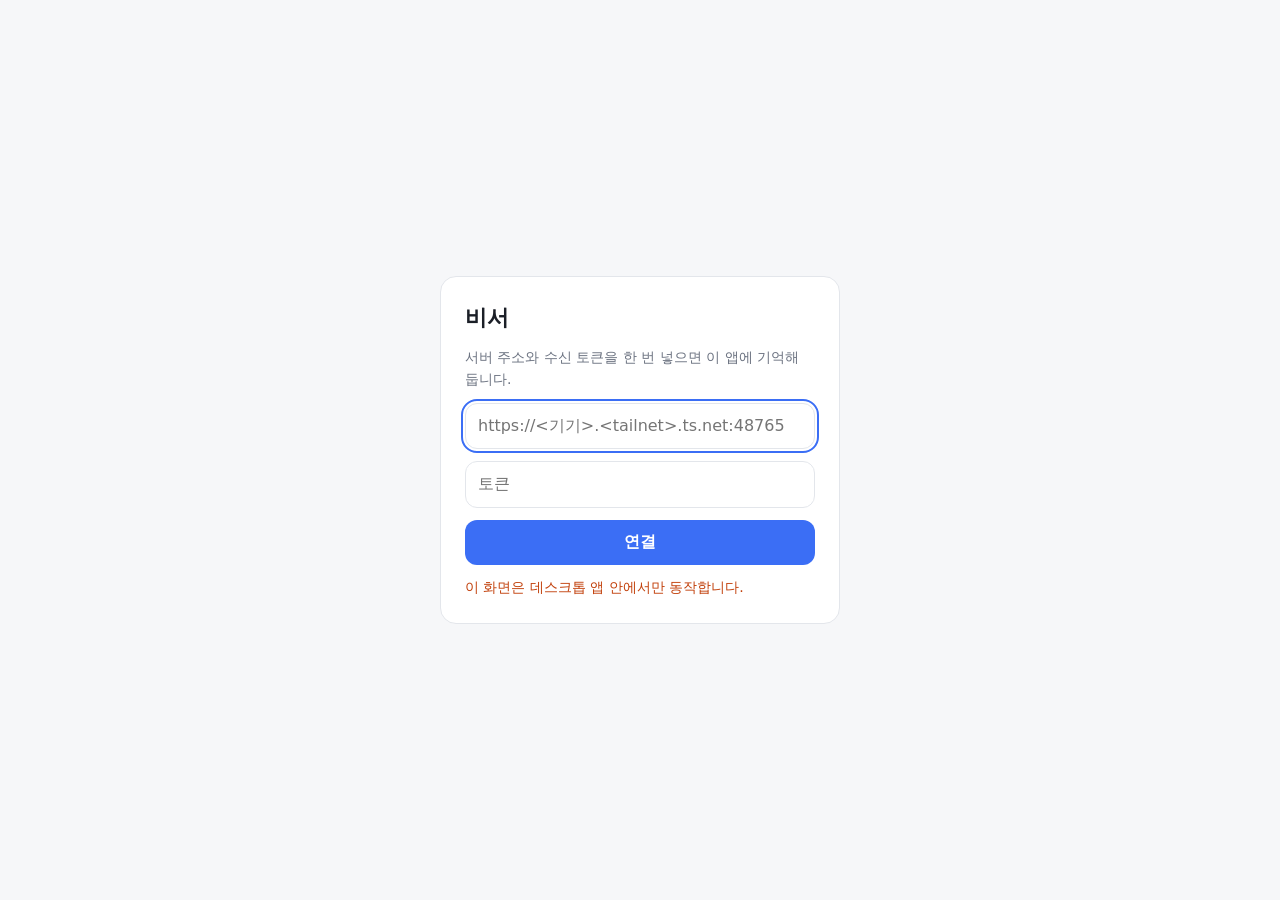
<file: desktop/shell/ui/index.html>
<!doctype html>
<html lang="ko">
<head>
<meta charset="utf-8">
<meta name="viewport" content="width=device-width, initial-scale=1, viewport-fit=cover">
<meta name="color-scheme" content="light dark">
<title>비서</title>
<link rel="icon" href="favicon.svg" type="image/svg+xml">
<link rel="stylesheet" href="app.css">
</head>
<body>
<div id="choose" hidden>
  <div class="choose">
    <h1>서랍을 어디에 둘까요</h1>
    <p>기록과 메일·일정 노트, 색인을 모두 한 곳에 둡니다. 나중에 바꿀 수 있지만 데이터는 옮겨지지 않습니다.</p>
    <button type="button" id="chooseHost">이 PC에 두기<span>이 앱이 서버가 됩니다. 폰과 다른 PC는 Tailscale이나 같은 와이파이로 이 PC에 보냅니다.</span></button>
    <button type="button" id="chooseConnect" class="secondary">다른 곳의 서랍에 연결<span>이미 돌고 있는 서버의 주소와 토큰을 넣습니다.</span></button>
    <p id="chooseError" class="error"></p>
  </div>
</div>

<div id="setup" hidden>
  <form id="setupForm">
    <h1>비서</h1>
    <p>서버 주소와 수신 토큰을 한 번 넣으면 이 앱에 기억해 둡니다.</p>
    <input id="urlInput" type="text" autocomplete="off" placeholder="https://<기기>.<tailnet>.ts.net:48765" required>
    <input id="tokenInput" type="password" autocomplete="off" placeholder="토큰" required>
    <button type="submit">연결</button>
    <p id="setupError" class="error"></p>
  </form>
</div>

<div id="app" hidden>
  <header>
    <div class="title"><span id="dayLabel"></span></div>
    <nav>
      <button class="icon" id="btnTodos" title="할 일" aria-label="할 일"><span class="badge" id="todoBadge" hidden></span><svg viewBox="0 0 24 24"><path d="m3 17 2 2 4-4"/><path d="m3 7 2 2 4-4"/><path d="M13 6h8"/><path d="M13 12h8"/><path d="M13 18h8"/></svg></button>
      <button class="icon" id="btnDrawer" title="서랍" aria-label="서랍"><span class="badge dot" id="updateDot" hidden></span><svg viewBox="0 0 24 24"><rect width="20" height="5" x="2" y="3" rx="1"/><path d="M4 8v11a2 2 0 0 0 2 2h12a2 2 0 0 0 2-2V8"/><path d="M10 12h4"/></svg></button>
    </nav>
  </header>

  <main>
    <section id="chat" class="pane">
      <div id="thread" aria-live="polite"></div>
      <form id="composer">
        <div id="wrongChip" hidden><span id="wrongText"></span><button type="button" class="icon small" id="wrongClear" aria-label="취소"><svg viewBox="0 0 24 24"><path d="M18 6 6 18"/><path d="m6 6 12 12"/></svg></button></div>
        <div class="pill">
          <textarea id="input" rows="1" placeholder="오늘 하루에 대해 말해 주세요"></textarea>
          <button class="mic" id="mic" type="button" aria-label="말하기" title="말하기"><svg viewBox="0 0 24 24"><path d="M12 19v3"/><path d="M19 10v2a7 7 0 0 1-14 0v-2"/><rect x="9" y="2" width="6" height="13" rx="3"/></svg></button>
          <button class="send" id="send" type="submit" aria-label="보내기"><svg viewBox="0 0 24 24"><path d="m5 12 7-7 7 7"/><path d="M12 19V5"/></svg></button>
        </div>
      </form>
    </section>

    <aside id="todos" class="pane">
      <h2>할 일</h2>
      <div id="proposedBox" hidden><h3>기록에서 찾은 할 일</h3><p class="muted">맞으면 받아 주세요. 아닌 건 지우면 다시 올리지 않아요.</p><ul id="todoProposed"></ul></div>
      <ul id="todoOpen"></ul>
      <form id="todoAdd"><input id="todoText" placeholder="할 일 추가" maxlength="200"><button type="submit" class="icon" aria-label="추가"><svg viewBox="0 0 24 24"><path d="M12 5v14"/><path d="M5 12h14"/></svg></button></form>
      <details id="doneBox"><summary>최근 끝낸 것</summary><ul id="todoDone"></ul></details>
      <p id="extracting" class="muted" hidden>기록에서 할 일을 찾고 있어요…</p>
    </aside>
  </main>

  <section id="drawer" class="overlay" hidden>
    <div class="sheet">
      <div class="sheetHead"><h2>서랍</h2><button class="icon" id="drawerClose" aria-label="닫기"><svg viewBox="0 0 24 24"><path d="M18 6 6 18"/><path d="m6 6 12 12"/></svg></button></div>
      <div id="updateBox" class="update" hidden><span id="updateText"></span><button type="button" id="updateInstall">설치</button></div>
      <h3>일기에 쓸 메신저</h3>
      <p class="muted">체크한 상대의 알림만 하루 정리에 쓰입니다. 기본은 전부 제외입니다.</p>
      <div id="senders"></div>
      <div class="row"><button id="saveSenders">저장</button><span id="senderMsg" class="muted"></span></div>
      <h3>관계 보기</h3>
      <p class="muted">사서가 기록에서 뽑은 사람·조직·건의 관계를 보고 고칩니다.</p>
      <button id="toGraph" class="ghost">관계 보기</button>
      <h3>일정</h3>
      <p class="muted">서랍에 들어온 일정에 비서가 아는 것(답하지 않은 요청, 지난 기록)을 얹어 봅니다.</p>
      <button id="toSchedule" class="ghost">일정 보기</button>
      <h3>설정</h3>
      <button id="toSettings" class="ghost">서버·감시 폴더 설정</button>
    </div>
  </section>
</div>
<script src="assistant.js"></script>
</body>
</html>
</file>
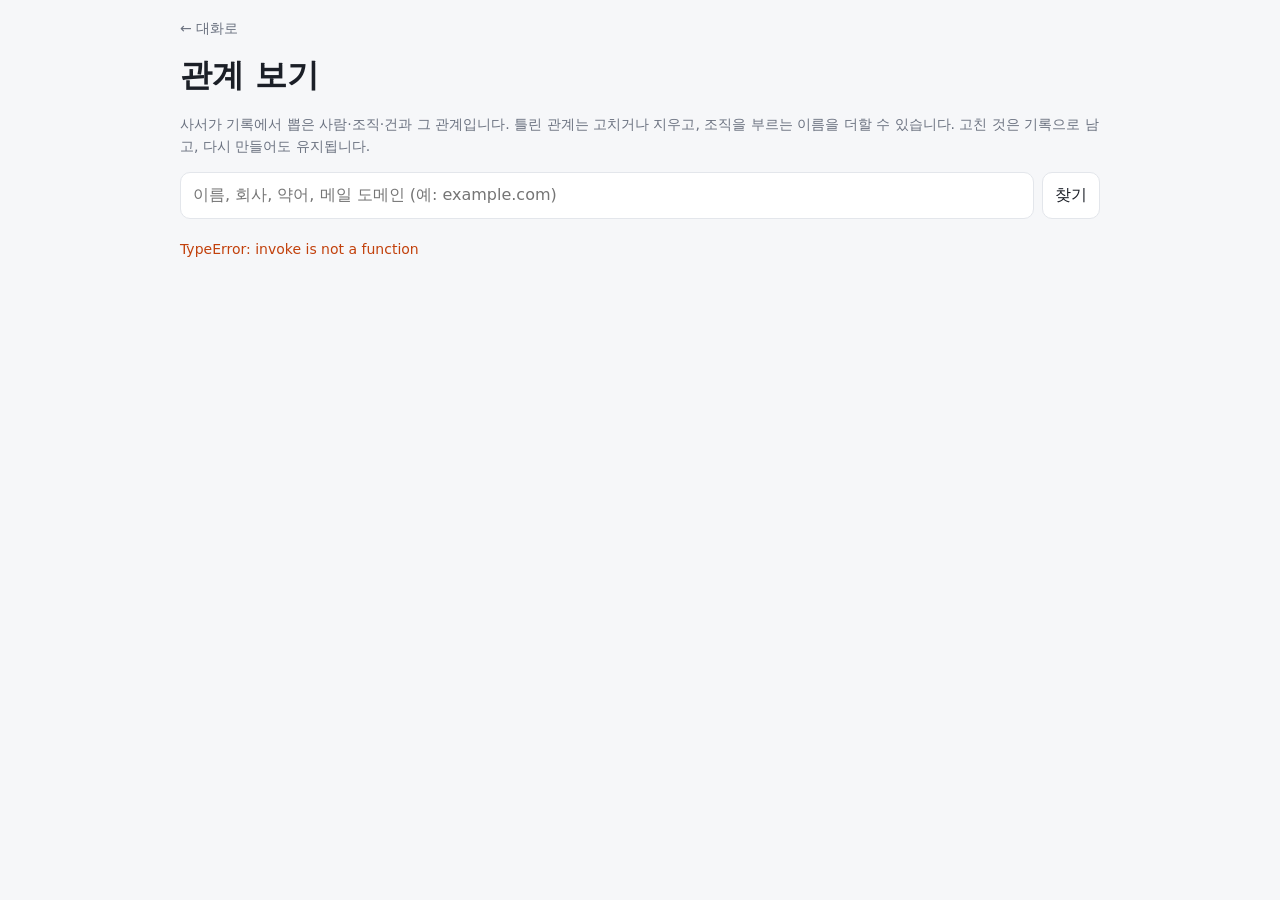
<file: desktop/shell/ui/graph.html>
<!doctype html>
<html lang="ko">
<head>
<meta charset="utf-8">
<meta name="viewport" content="width=device-width, initial-scale=1">
<meta name="color-scheme" content="light dark">
<title>관계 보기</title>
<link rel="icon" href="favicon.svg" type="image/svg+xml">
<link rel="stylesheet" href="app.css">
<style>
  body { overflow: auto; }
  .gwrap { max-width: 960px; margin: 0 auto; padding: 16px 20px 40px; }
  .gwrap a.back { color: var(--muted); text-decoration: none; font-size: 14px; }
  .gsearch { display: flex; gap: 8px; margin: 12px 0; }
  .gsearch input { flex: 1; padding: 10px 12px; border: 1px solid var(--line); border-radius: 10px; background: var(--card); color: var(--text); }
  .gsearch button, .gbtn { padding: 8px 12px; border-radius: 10px; border: 1px solid var(--line); background: var(--card); color: var(--text); cursor: pointer; }
  .gbtn.primary { background: var(--accent); color: var(--accent-text); border-color: transparent; }
  .gbtn.small { padding: 3px 8px; font-size: 12px; }
  .glist { list-style: none; padding: 0; margin: 0; display: grid; gap: 4px; }
  .glist button { width: 100%; text-align: left; padding: 8px 10px; border-radius: 10px; border: 1px solid var(--line); background: var(--card); color: var(--text); cursor: pointer; }
  .gkind { font-size: 12px; color: var(--muted); margin-left: 6px; }
  .gnode { background: var(--card); border: 1px solid var(--line); border-radius: 14px; padding: 14px 16px; margin-top: 14px; }
  .gnode h2 { margin: 0 0 4px; font-size: 18px; }
  .gnames { font-size: 14px; color: var(--muted); }
  .grow { display: flex; gap: 8px; align-items: center; flex-wrap: wrap; margin-top: 8px; }
  .grow input { padding: 6px 10px; border: 1px solid var(--line); border-radius: 8px; background: var(--bg); color: var(--text); }
  table.gedges { width: 100%; border-collapse: collapse; margin-top: 12px; font-size: 14px; }
  table.gedges th { text-align: left; font-weight: 600; color: var(--muted); font-size: 12px; padding: 6px 4px; border-bottom: 1px solid var(--line); }
  table.gedges td { padding: 6px 4px; border-bottom: 1px solid var(--line); vertical-align: top; }
  table.gedges a { color: var(--accent); cursor: pointer; text-decoration: none; }
  .gev { font-size: 12px; color: var(--muted); }
  .gmsg { min-height: 1.2em; margin-top: 8px; font-size: 14px; }
</style>
</head>
<body>
<div class="gwrap">
  <a class="back" href="index.html">← 대화로</a>
  <h1 style="margin:10px 0 0;">관계 보기</h1>
  <p class="muted">사서가 기록에서 뽑은 사람·조직·건과 그 관계입니다. 틀린 관계는 고치거나 지우고, 조직을 부르는 이름을 더할 수 있습니다. 고친 것은 기록으로 남고, 다시 만들어도 유지됩니다.</p>
  <form class="gsearch" id="gform"><input id="gq" placeholder="이름, 회사, 약어, 메일 도메인 (예: example.com)" autocomplete="off"><button type="submit">찾기</button></form>
  <ul class="glist" id="gfound"></ul>
  <div id="gview"></div>
  <p class="gmsg" id="gmsg"></p>
</div>
<script src="graph.js"></script>
</body>
</html>
</file>
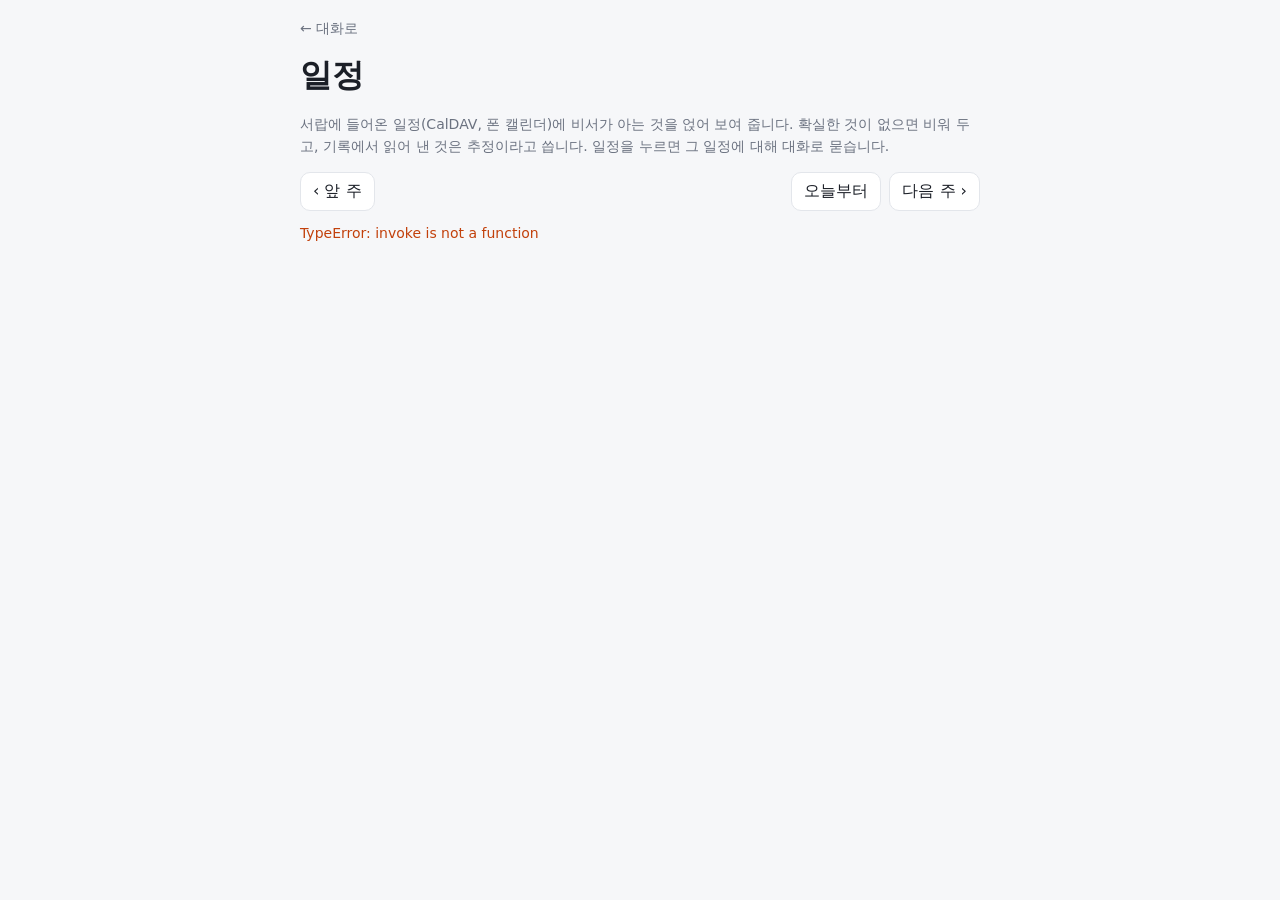
<file: desktop/shell/ui/schedule.html>
<!doctype html>
<html lang="ko">
<head>
<meta charset="utf-8">
<meta name="viewport" content="width=device-width, initial-scale=1">
<meta name="color-scheme" content="light dark">
<title>일정</title>
<link rel="icon" href="favicon.svg" type="image/svg+xml">
<link rel="stylesheet" href="app.css">
<style>
  body { overflow: auto; }
  .swrap { max-width: 720px; margin: 0 auto; padding: 16px 20px 40px; }
  .swrap a.back { color: var(--muted); text-decoration: none; font-size: 14px; }
  .snav { display: flex; gap: 8px; align-items: center; margin: 12px 0; }
  .snav button { padding: 6px 12px; border-radius: 10px; border: 1px solid var(--line); background: var(--card); color: var(--text); cursor: pointer; }
  .snav .span { flex: 1; text-align: center; color: var(--muted); font-size: 14px; }
  .sday { margin: 18px 0 6px; font-size: 13px; color: var(--muted); }
  .snone { font-size: 13px; color: var(--muted); opacity: .7; }
  .sevent { display: block; width: 100%; text-align: left; margin: 6px 0; padding: 12px 14px; border-radius: 14px; border: 1px solid var(--line); background: var(--card); color: var(--text); cursor: pointer; font: inherit; }
  .sevent:hover { border-color: var(--accent); }
  .stitle { font-size: 15px; }
  .smeta { font-size: 12px; color: var(--muted); margin-top: 2px; }
  .snote { font-size: 13px; margin-top: 4px; }
  .snote.request { color: var(--warn); }
  .snote.guess { color: var(--muted); }
  .smsg { min-height: 1.2em; margin-top: 8px; font-size: 14px; }
</style>
</head>
<body>
<div class="swrap">
  <a class="back" href="index.html">← 대화로</a>
  <h1 style="margin:10px 0 0;">일정</h1>
  <p class="muted">서랍에 들어온 일정(CalDAV, 폰 캘린더)에 비서가 아는 것을 얹어 보여 줍니다. 확실한 것이 없으면 비워 두고, 기록에서 읽어 낸 것은 추정이라고 씁니다. 일정을 누르면 그 일정에 대해 대화로 묻습니다.</p>
  <div class="snav">
    <button type="button" id="prev">‹ 앞 주</button>
    <span class="span" id="span"></span>
    <button type="button" id="today">오늘부터</button>
    <button type="button" id="next">다음 주 ›</button>
  </div>
  <p class="smsg" id="smsg"></p>
  <div id="days"></div>
</div>
<script src="schedule.js"></script>
</body>
</html>
</file>
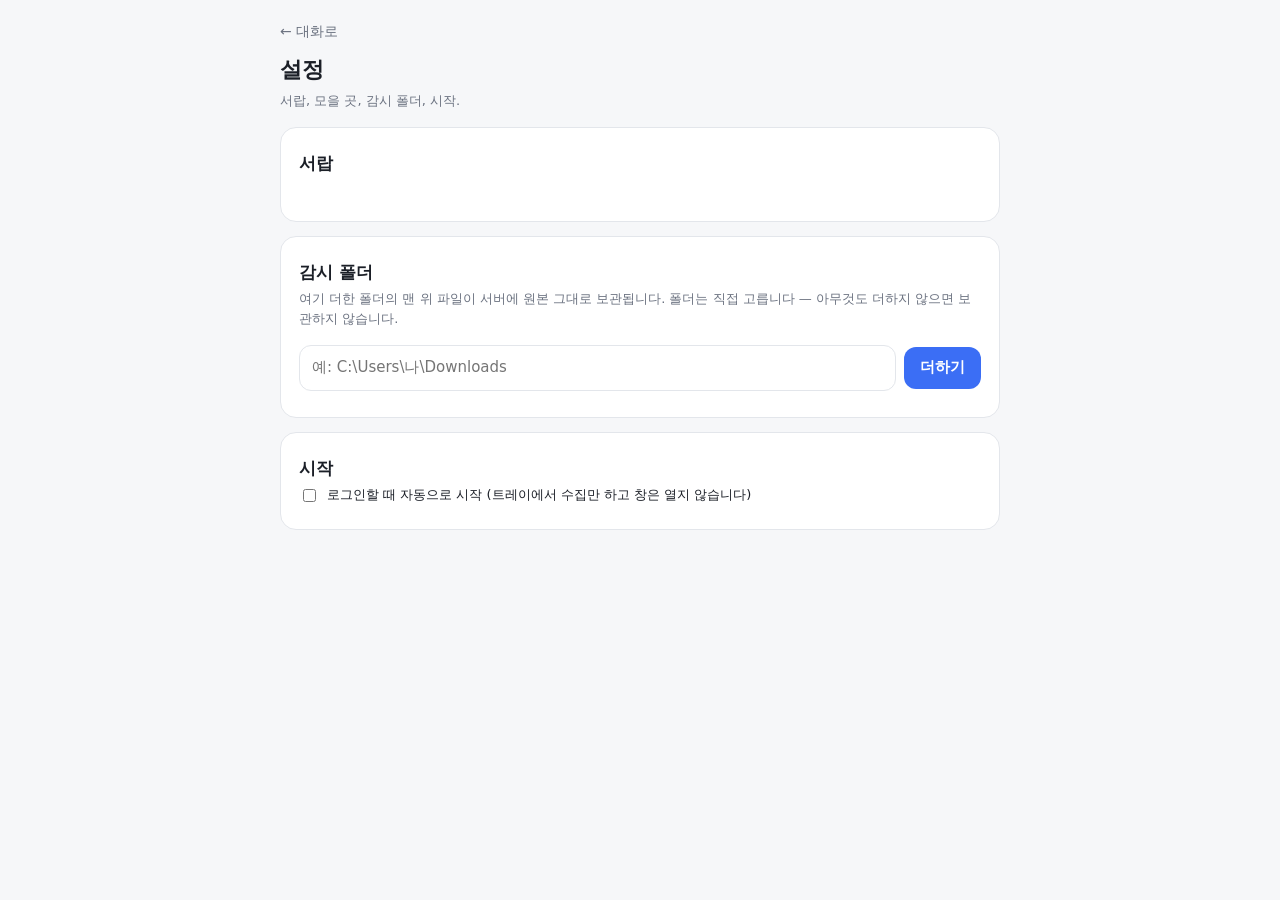
<file: desktop/shell/ui/settings.html>
<!doctype html>
<html lang="ko">
<head>
  <meta charset="utf-8" />
  <meta name="viewport" content="width=device-width, initial-scale=1" />
  <title>설정 — LoreLog</title>
  <link rel="icon" href="favicon.svg" type="image/svg+xml" />
  <link rel="stylesheet" href="app.css" />
</head>
<body class="form">
  <a class="back" href="index.html">← 대화로</a>
  <h1 style="margin-top:10px;">설정</h1>
  <p class="sub">서랍, 모을 곳, 감시 폴더, 시작.</p>
  <p id="welcomeBox" class="note" hidden><a class="back" href="welcome.html">처음 설정 안내 다시 열기</a> — 모델, 메일·일정, 폰 연결 코드, 첫 동기화를 단계로 봅니다.</p>

  <section class="card">
  <h2>서랍</h2>
  <div id="hostBox" hidden>
    <p class="sub">이 PC에 있습니다. 이 앱이 서버를 돌립니다.</p>
    <label>다른 기기(폰·다른 PC)에 넣을 주소</label>
    <div class="row"><select id="devAddr"></select><button id="copyAddr" class="secondary">복사</button></div>
    <p id="devAddrNote" class="note"></p>
    <p id="lanNote" class="warn" hidden></p>
    <label class="check plain"><input id="sameWifi" type="checkbox" /> 같은 와이파이에서도 받기</label>
    <p id="sameWifiNote" class="note"></p>
    <label>토큰</label>
    <div class="row"><input id="devToken" type="password" readonly /><button id="showToken" class="secondary">보기</button><button id="copyToken" class="secondary">복사</button></div>
    <p class="note">토큰을 아는 기기는 이 서랍에 쓰고 읽을 수 있습니다. 내 기기에만 넣으세요.</p>
    <p class="note">토큰이나 연결 코드를 아는 기기를 잃었거나 코드가 남에게 갔으면 토큰을 바꿉니다. 이전 토큰은 바로 쓸 수 없게 됩니다.</p>
    <button id="replaceToken" class="secondary">토큰 바꾸기</button>
    <div id="tokenMsg" class="msg"></div>
    <p id="hostNote" class="note"></p>
    <button id="toConnect" class="secondary">다른 곳의 서랍에 연결하기로 바꾸기</button>
  </div>
  <div id="connectBox" hidden>
    <p class="sub">다른 곳의 서버에 연결합니다.</p>
    <label for="url">서버 주소</label>
    <input id="url" type="text" placeholder="https://&lt;기기&gt;.&lt;tailnet&gt;.ts.net:48765 또는 http://192.168.0.20:8765" />
    <label for="token">토큰 (서버의 INGEST_TOKEN)</label>
    <input id="token" type="password" placeholder="저장되어 있으면 비워 두면 유지됩니다" />
    <div class="row">
      <button id="save">저장하고 대화 열기</button>
      <button id="toHost" class="secondary">이 PC에 서랍 두기로 바꾸기</button>
    </div>
  </div>
  <div id="msg" class="msg"></div>
  </section>

  <div id="hostOnly" hidden>
    <section class="card">
    <h2>메일</h2>
    <p class="sub">받은·보낸 메일을 노트로, 첨부는 원본 그대로 보관합니다. 서버의 메일은 바꾸지 않습니다(읽기만).</p>
    <div class="grid">
      <div><label for="mHost">IMAP 서버</label><input id="mHost" type="text" placeholder="imap.example.com" /></div>
      <div><label for="mPort">포트</label><input id="mPort" type="text" value="993" /></div>
    </div>
    <label for="mUser">계정</label><input id="mUser" type="text" autocomplete="off" />
    <label for="mPass">비밀번호</label><input id="mPass" type="password" autocomplete="off" placeholder="" />
    <button id="mConnect" class="secondary">연결하고 폴더 보기</button>
    <ul id="mFolders" class="checks"></ul>
    <button id="mSave" hidden>메일 저장</button>
    <div id="mMsg" class="msg"></div>

    </section>

    <section class="card">
    <h2>일정</h2>
    <p class="sub">CalDAV 달력의 일정을 노트로 가져옵니다. 계정은 메일과 같습니다.</p>
    <label for="cServer">CalDAV 서버</label><input id="cServer" type="text" placeholder="https://caldav.example.com/" />
    <div class="row"><button id="cFind" class="secondary">달력 찾기</button><button id="cOff" class="secondary" hidden>일정 모으지 않기</button></div>
    <ul id="cList" class="checks"></ul>
    <button id="cSave" hidden>일정 저장</button>
    <div id="cMsg" class="msg"></div>

    </section>

    <section class="card">
    <h2>주소록</h2>
    <p class="sub">CardDAV 주소록을 가져와 사람을 알아보는 데 씁니다. 주소록이 가진 것은 다 서랍에 남기고(사진만 뺌), 사서는 이름과 메일·전화를 씁니다. 계정은 메일과 같습니다.</p>
    <label for="bServer">CardDAV 서버</label><input id="bServer" type="text" placeholder="https://carddav.example.com/" />
    <div class="row"><button id="bFind" class="secondary">주소록 찾기</button><button id="bOff" class="secondary" hidden>주소록 모으지 않기</button></div>
    <ul id="bList" class="checks"></ul>
    <button id="bSave" hidden>주소록 저장</button>
    <div id="bMsg" class="msg"></div>

    </section>

    <section class="card">
    <h2>모델</h2>
    <p class="sub">대화와 음성 인식에 쓸 모델(OpenAI 호환 주소). 내 기록이 이 주소로 가므로, 내가 정한 곳만 넣으세요.</p>
    <div class="grid">
      <div><label for="chatUrl">대화 모델 주소</label><input id="chatUrl" type="text" placeholder="http://&lt;서버&gt;:8000/v1" /></div>
      <div><label for="chatModel">대화 모델 이름</label><input id="chatModel" type="text" /></div>
      <div><label for="asrUrl">음성 모델 주소</label><input id="asrUrl" type="text" placeholder="http://&lt;서버&gt;:8000/v1/audio/transcriptions" /></div>
      <div><label for="asrModel">음성 모델 이름</label><input id="asrModel" type="text" /></div>
    </div>
    <div class="row"><button id="modelCheck" class="secondary">대화 모델 연결 확인</button><button id="modelSave">모델 저장</button></div>
    <div id="modelMsg" class="msg"></div>

    </section>

    <section class="card">
    <h2>동기화</h2>
    <p class="sub">켤 때 한 번, 그 뒤 1시간마다 메일·일정을 가져오고 색인을 갱신합니다.</p>
    <table id="syncTable"><tbody></tbody></table>
    <button id="syncNow" class="secondary">지금 동기화</button>
    <div id="syncMsg" class="msg"></div>
    <label class="check plain"><input id="asks" type="checkbox" /> 비서가 사서에게 물은 질문 남기기 (질문·검색어·찾은 기록의 위치만, 90일)</label>
    <p id="asksMsg" class="note">사서가 무엇을 놓치는지 재려고 남깁니다. 기록의 내용과 비서의 답은 남기지 않습니다.</p>
    </section>

    <section class="card">
    <h2>서랍이 가진 것</h2>
    <p class="sub">이 서랍이 나에 대해 가진 기록입니다. 출처와 날짜를 골라 지울 수 있습니다. 지우면 원본, 노트, 다른 기록이 쓰지 않는 첨부, 아직 받지 않은 할 일 제안이 함께 지워지고 검색에서도 빠집니다.</p>
    <table><thead><tr><th>출처</th><th>파일</th><th>크기</th><th>기간</th></tr></thead><tbody id="heldRows"></tbody></table>
    <div class="row">
      <select id="forgetSource"></select>
      <input id="forgetFrom" type="date" /> ~ <input id="forgetTo" type="date" />
    </div>
    <div class="row">
      <button id="forgetPlan" class="secondary">무엇이 지워지는지 보기</button>
      <button id="forgetGo" class="secondary" disabled>지우기</button>
    </div>
    <p id="forgetMsg" class="note"></p>
    </section>

    <section class="card">
    <h2>백업</h2>
    <p class="sub">하루 한 번, 동기화할 때 서랍 전체를 비밀번호로 봉인해 고른 폴더(외장 디스크, NAS 등)에 둡니다. 만든 뒤 다시 열어 해시로 확인하고, 최근 7일과 4주를 남깁니다. 비밀번호는 이 PC에만 저장되니 다른 곳에도 적어 두세요. 잃으면 백업을 열 수 없습니다.</p>
    <label for="backupDir">백업 폴더 (서랍 밖)</label>
    <input id="backupDir" type="text" placeholder="예: E:\LoreLog 백업" />
    <label for="backupPw">비밀번호 (8자 이상)</label>
    <input id="backupPw" type="password" placeholder="저장되어 있으면 바꿀 때만 입력" />
    <div class="row">
      <button id="backupSave" class="secondary">백업 설정 저장</button>
      <button id="backupNow" class="secondary">지금 백업</button>
    </div>
    <p id="backupMsg" class="note"></p>
    </section>

    <section class="card">
    <h2>내보내기</h2>
    <p class="sub">이 서랍이 가진 기록 전부를 zip 하나로 내려받기 폴더에 담습니다: 원본 기록(NDJSON), 보관한 파일, 노트(Markdown), 할 일, 확인용 해시 목록. 검색 색인과 비밀번호·토큰은 넣지 않습니다.</p>
    <button id="exportVault" class="secondary">서랍 내보내기</button>
    <p id="exportMsg" class="note"></p>
    </section>
  </div>

  <section class="card">
  <h2>감시 폴더</h2>
  <p class="sub">여기 더한 폴더의 맨 위 파일이 서버에 원본 그대로 보관됩니다. 폴더는 직접 고릅니다 — 아무것도 더하지 않으면 보관하지 않습니다.</p>
  <div class="row">
    <input id="watchdir" type="text" placeholder="예: C:\Users\나\Downloads" />
    <button id="addwatch">더하기</button>
  </div>
  <ul id="watchlist"></ul>
  </section>

  <section class="card autostart">
    <h2>시작</h2>
    <label class="check"><input id="autostart" type="checkbox" /> 로그인할 때 자동으로 시작 (트레이에서 수집만 하고 창은 열지 않습니다)</label>
    <p id="autostartMsg" class="note"></p>
  </section>
  <p id="cfgpath" class="note"></p>

  <script type="module" src="settings.js"></script>
</body>
</html>
</file>
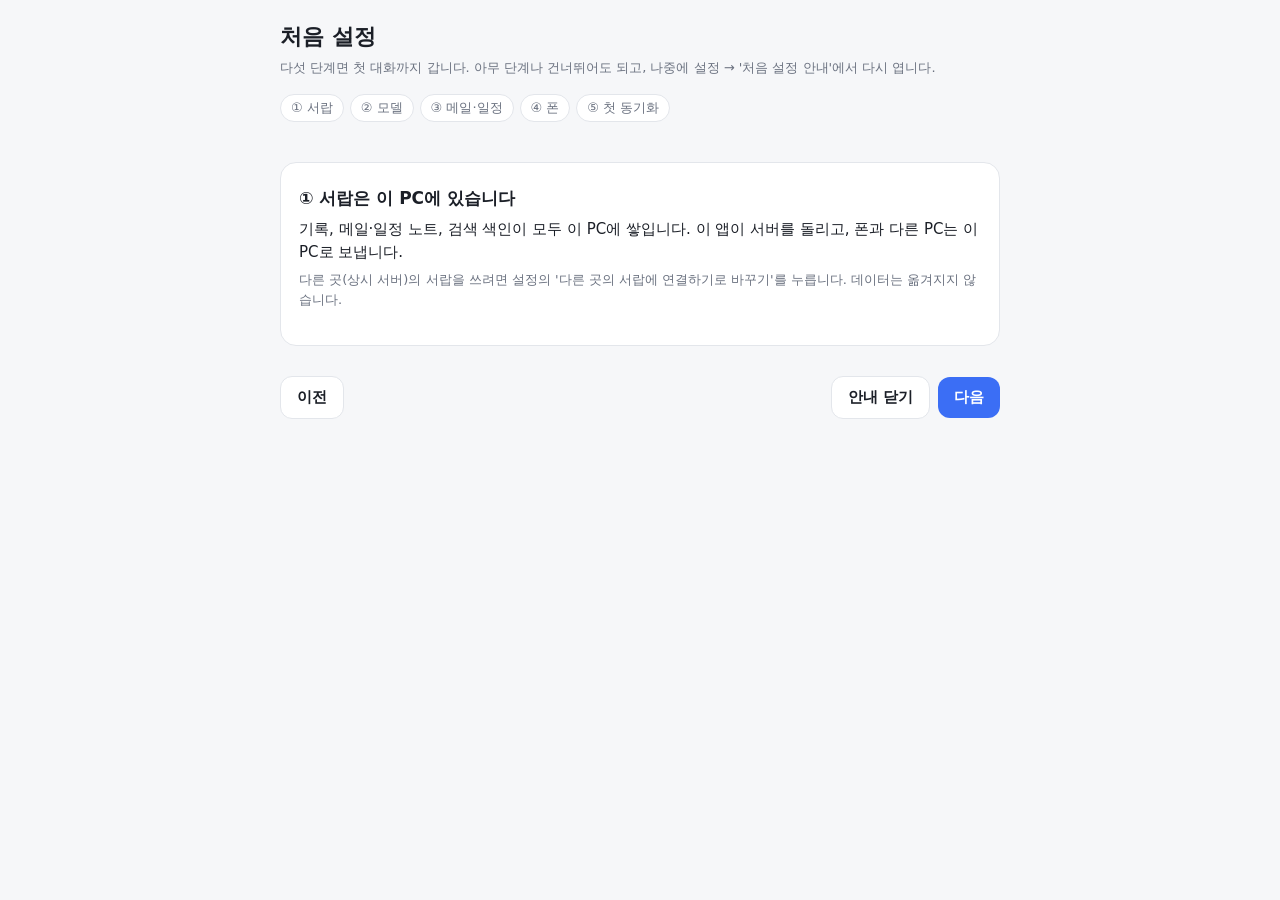
<file: desktop/shell/ui/welcome.html>
<!doctype html>
<html lang="ko">
<head>
  <meta charset="utf-8" />
  <meta name="viewport" content="width=device-width, initial-scale=1" />
  <title>처음 설정 — LoreLog</title>
  <link rel="icon" href="favicon.svg" type="image/svg+xml" />
  <link rel="stylesheet" href="app.css" />
</head>
<body class="form">
  <h1>처음 설정</h1>
  <p class="sub">다섯 단계면 첫 대화까지 갑니다. 아무 단계나 건너뛰어도 되고, 나중에 설정 → '처음 설정 안내'에서 다시 엽니다.</p>
  <ol class="steps" id="steps">
    <li>① 서랍</li><li>② 모델</li><li>③ 메일·일정</li><li>④ 폰</li><li>⑤ 첫 동기화</li>
  </ol>
  <p id="hostErr" class="msg err"></p>

  <!-- ① the vault: chosen on the first screen (index.html) -->
  <section data-step="0">
    <h2>① 서랍은 이 PC에 있습니다</h2>
    <p>기록, 메일·일정 노트, 검색 색인이 모두 이 PC에 쌓입니다. 이 앱이 서버를 돌리고, 폰과 다른 PC는 이 PC로 보냅니다.</p>
    <p id="vaultDir" class="note"></p>
    <p class="sub">다른 곳(상시 서버)의 서랍을 쓰려면 설정의 '다른 곳의 서랍에 연결하기로 바꾸기'를 누릅니다. 데이터는 옮겨지지 않습니다.</p>
  </section>

  <!-- ② the model -->
  <section data-step="1" hidden>
    <h2>② 대화 모델</h2>
    <p>비서와 사서는 내가 정한 모델(OpenAI 호환 주소)에게 묻습니다. 내 기록이 이 주소로 가므로 내 PC나 내가 믿는 서버만 넣으세요. 기본 주소는 없습니다.</p>
    <div class="row">
      <button id="exOllama" class="secondary">Ollama 예시</button>
      <button id="exLmStudio" class="secondary">LM Studio 예시</button>
    </div>
    <div class="grid">
      <div><label for="chatUrl">모델 주소</label><input id="chatUrl" type="text" placeholder="http://127.0.0.1:11434/v1" /></div>
      <div><label for="chatModel">모델 이름</label><input id="chatModel" type="text" placeholder="qwen3:8b" /></div>
    </div>
    <div class="row">
      <button id="modelCheck" class="secondary">연결 확인</button>
      <button id="modelSave">저장</button>
    </div>
    <div id="modelMsg" class="msg"></div>
    <ul class="plain">
      <li>Ollama: <code>http://127.0.0.1:11434/v1</code>, 모델 예 <code>qwen3:8b</code>(먼저 <code>ollama pull qwen3:8b</code>). 이 PC가 아닌 곳에서 돌리면 Ollama에 <code>OLLAMA_HOST=0.0.0.0</code>, 긴 메일을 읽으려면 <code>OLLAMA_CONTEXT_LENGTH=8192</code>를 주고 다시 켭니다.</li>
      <li>LM Studio: 'Developer'에서 서버를 켜면 <code>http://127.0.0.1:1234/v1</code>. 모델 이름은 LM Studio에 보이는 이름 그대로.</li>
    </ul>
    <p class="warn">작은 모델(8B 안팎)을 CPU로 돌리면 대화와 검색은 쓸 만하지만, 관계 그래프를 만들 때 메일 한 건에 4분쯤 걸리고 남는 관계도 적습니다. 그래프까지 쓰려면 GPU가 있는 PC나 서버의 모델을 권합니다. 음성 모델은 설정에서 따로 넣습니다.</p>
  </section>

  <!-- ③ mail and calendar: the same forms as the settings (sources.js) -->
  <section data-step="2" hidden>
    <h2>③ 메일과 일정</h2>
    <p class="sub">받은·보낸 메일을 노트로 모읍니다(읽기만, 서버의 메일은 바꾸지 않습니다). 건너뛰고 나중에 설정에서 넣어도 됩니다.</p>
    <h3>메일 (IMAP)</h3>
    <div class="grid">
      <div><label for="mHost">IMAP 서버</label><input id="mHost" type="text" placeholder="imap.example.com" /></div>
      <div><label for="mPort">포트</label><input id="mPort" type="text" value="993" /></div>
    </div>
    <label for="mUser">계정</label><input id="mUser" type="text" autocomplete="off" />
    <label for="mPass">비밀번호</label><input id="mPass" type="password" autocomplete="off" placeholder="" />
    <p class="note">Gmail·네이버처럼 2단계 인증을 쓰는 곳은 '앱 비밀번호'를 만들어 넣습니다.</p>
    <button id="mConnect" class="secondary">연결하고 폴더 보기</button>
    <ul id="mFolders" class="checks"></ul>
    <button id="mSave" hidden>메일 저장</button>
    <div id="mMsg" class="msg"></div>
    <h3>일정 (CalDAV)</h3>
    <p class="sub">계정은 메일과 같습니다.</p>
    <label for="cServer">CalDAV 서버</label><input id="cServer" type="text" placeholder="https://caldav.example.com/" />
    <div class="row"><button id="cFind" class="secondary">달력 찾기</button><button id="cOff" class="secondary" hidden>일정 모으지 않기</button></div>
    <ul id="cList" class="checks"></ul>
    <button id="cSave" hidden>일정 저장</button>
    <div id="cMsg" class="msg"></div>
  </section>

  <!-- ④ the phone -->
  <section data-step="3" hidden>
    <h2>④ 폰 연결</h2>
    <p>폰은 Tailscale로, 또는 켜 두면 같은 와이파이로 이 PC에 기록을 보냅니다. Tailscale은 내 기기끼리만 이어 주는 사설망입니다(무료 개인 요금제). 밖에서도 닿고 오가는 내용이 암호화됩니다.</p>
    <ul class="plain">
      <li>같은 와이파이: 아래 '같은 와이파이에서도 받기'를 켜면, 폰이 이 PC와 같은 와이파이(공유기)에 있을 때 '같은 와이파이' 주소로 닿습니다. 꺼 두면(기본) 이 PC는 와이파이에서 받지 않습니다.</li>
      <li>Tailscale: 이 PC와 폰에 설치하고 같은 계정으로 로그인합니다: <button id="openTailscale" class="link">tailscale.com/download</button></li>
      <li>폰에 LoreLog 앱(Releases의 APK)을 설치하고 열면 '서랍 연결'에서 연결 코드를 붙여 넣습니다.</li>
    </ul>
    <label class="check plain"><input id="sameWifi" type="checkbox" /> 같은 와이파이에서도 받기</label>
    <p id="sameWifiNote" class="note"></p>
    <label for="devAddr">폰에 넣을 주소</label>
    <div class="row"><select id="devAddr"></select><button id="devRecheck" class="secondary">다시 보기</button></div>
    <p id="devAddrNote" class="note"></p>
    <p id="lanNote" class="warn" hidden></p>
    <label>연결 코드</label>
    <p class="warn">연결 코드에는 토큰이 들어 있습니다. 코드를 아는 기기는 이 서랍에 쓰고 읽을 수 있으니 내 폰에만 넣고, 메신저나 메일로 남에게 보내지 마세요.</p>
    <div class="row">
      <button id="codeShow" class="secondary">연결 코드 보기</button>
      <button id="codeCopy" class="secondary" hidden>복사</button>
      <button id="codeHide" class="secondary" hidden>숨기기</button>
    </div>
    <input id="code" type="text" readonly hidden />
    <img id="qr" alt="연결 코드 QR" hidden />
    <div id="codeMsg" class="msg"></div>
  </section>

  <!-- ⑤ the first sync and the graph -->
  <section data-step="4" hidden>
    <h2>⑤ 첫 동기화</h2>
    <p class="sub">메일과 일정을 가져와 색인하고, 대화 모델이 메일을 읽어 관계 그래프를 만듭니다. 켤 때 한 번, 그 뒤 1시간마다 이어서 합니다. 끝나기 전에도 대화할 수 있습니다.</p>
    <p id="progress"></p>
    <p id="graphNote" class="note"></p>
    <table id="syncTable"><tbody></tbody></table>
    <div class="row"><button id="syncNow" class="secondary">지금 동기화</button></div>
    <div id="syncMsg" class="msg"></div>
  </section>

  <div class="nav">
    <button id="prev" class="secondary">이전</button>
    <div class="row">
      <button id="skip" class="secondary">안내 닫기</button>
      <button id="next">다음</button>
    </div>
  </div>

  <script type="module" src="welcome.js"></script>
</body>
</html>
</file>
<file: desktop/shell/ui/app.css>
:root {
  --bg: #f6f7f9; --card: #fff; --text: #1b1f27; --muted: #6b7280; --line: #e3e6eb;
  --accent: #3b6ef5; --accent-text: #fff; --user: #3b6ef5; --user-text: #fff; --warn: #c2410c; --sel: #fff3e0; --ok: #15803d; --err: #dc2626;
}
@media (prefers-color-scheme: dark) {
  :root { --bg: #111317; --card: #1a1d23; --text: #e8eaee; --muted: #9aa1ad; --line: #2a2e36; --accent: #6b93ff; --accent-text: #0b0d12; --user: #335ee0; --user-text: #fff; --warn: #fb923c; --sel: #3a2c18; --ok: #4ade80; --err: #f87171; }
}
* { box-sizing: border-box; }
html, body { height: 100%; margin: 0; }
body { background: var(--bg); color: var(--text); font: 16px/1.55 -apple-system, "Pretendard", "Noto Sans KR", system-ui, sans-serif; }
[hidden] { display: none !important; }
svg { width: 22px; height: 22px; fill: none; stroke: currentColor; stroke-width: 2; stroke-linecap: round; stroke-linejoin: round; }
button { font: inherit; color: inherit; cursor: pointer; }
button:focus-visible, input:focus-visible, textarea:focus-visible, summary:focus-visible { outline: 2px solid var(--accent); outline-offset: 2px; }

#setup, #choose { min-height: 100vh; display: grid; place-items: center; padding: 16px; }
#setupForm, .choose { width: min(400px, 100%); background: var(--card); border: 1px solid var(--line); border-radius: 16px; padding: 24px; display: grid; gap: 12px; }
#setupForm h1, .choose h1 { margin: 0; font-size: 22px; }
#setupForm p, .choose p { margin: 0; color: var(--muted); font-size: 14px; }
.choose button { display: grid; gap: 4px; text-align: left; background: var(--accent); color: var(--accent-text); border: 0; border-radius: 12px; padding: 12px 16px; font-weight: 600; }
.choose button.secondary { background: transparent; color: var(--text); border: 1px solid var(--line); }
.choose button span { font-weight: 400; font-size: 13px; opacity: .85; }
input, textarea { font: inherit; color: inherit; background: var(--card); border: 1px solid var(--line); border-radius: 12px; padding: 10px 12px; }
#setupForm button, .row button { background: var(--accent); color: var(--accent-text); border: 0; border-radius: 12px; padding: 10px 16px; font-weight: 600; }
.error { color: var(--warn) !important; min-height: 1.2em; }
.muted { color: var(--muted); font-size: 14px; }

#app { height: 100%; display: flex; flex-direction: column; max-width: 1100px; margin: 0 auto; }
header { display: flex; align-items: center; justify-content: space-between; padding: 12px 16px 8px; padding-top: max(12px, env(safe-area-inset-top)); }
.title { font-size: 18px; font-weight: 700; }
nav { display: flex; gap: 6px; }
button.icon { position: relative; width: 40px; height: 40px; border-radius: 50%; border: 1px solid var(--line); background: var(--card); display: grid; place-items: center; }
button.icon.small { width: 28px; height: 28px; border: 0; background: transparent; }
button.icon.small svg { width: 16px; height: 16px; }
.badge { position: absolute; top: -4px; right: -4px; min-width: 18px; height: 18px; padding: 0 5px; border-radius: 9px; background: var(--warn); color: #fff; font-size: 11px; line-height: 18px; text-align: center; font-weight: 700; }

main { flex: 1; min-height: 0; display: grid; grid-template-columns: minmax(0, 1fr); gap: 12px; padding: 0 16px 16px; }
.pane { min-height: 0; }
#chat { display: flex; flex-direction: column; min-height: 0; }
#thread { flex: 1; overflow-y: auto; display: flex; flex-direction: column; gap: 10px; padding: 8px 0 12px; }
.msg { max-width: min(560px, 88%); padding: 10px 14px; border-radius: 18px; background: var(--card); border: 1px solid var(--line); white-space: pre-wrap; word-break: break-word; }
.msg.user { align-self: flex-end; background: var(--user); color: var(--user-text); border-color: transparent; border-bottom-right-radius: 6px; }
.msg.assistant { align-self: flex-start; border-bottom-left-radius: 6px; }
.msg.pending { color: var(--muted); }
.sources { align-self: flex-start; max-width: min(560px, 88%); margin-top: -4px; padding: 0 6px; font-size: 12px; color: var(--muted); word-break: break-word; }
.msg .fixed { display: block; font-size: 12px; opacity: .8; margin-bottom: 4px; text-decoration: line-through; }
.summary { align-self: flex-start; width: min(620px, 100%); background: var(--card); border: 1px solid var(--line); border-radius: 18px; padding: 14px 16px; }
.summary h2 { margin: 0 0 8px; font-size: 15px; }
.summary ul { list-style: none; margin: 0; padding: 0; display: grid; gap: 2px; }
.summary li button { width: 100%; text-align: left; background: transparent; border: 0; border-radius: 10px; padding: 6px 8px; }
.summary li button:hover { background: var(--bg); }
.summary li button[aria-pressed="true"] { background: var(--sel); box-shadow: inset 0 0 0 1px var(--warn); }
.summary .hint { margin: 8px 0 0; font-size: 13px; color: var(--muted); }

#composer { display: grid; gap: 6px; padding-bottom: env(safe-area-inset-bottom); }
#wrongChip { display: flex; align-items: center; gap: 4px; align-self: start; background: var(--sel); color: var(--warn); border-radius: 12px; padding: 2px 4px 2px 12px; font-size: 13px; max-width: 100%; }
#wrongText { overflow: hidden; text-overflow: ellipsis; white-space: nowrap; }
.pill { display: flex; align-items: flex-end; gap: 8px; background: var(--card); border: 1px solid var(--line); border-radius: 26px; padding: 6px 6px 6px 16px; }
.pill textarea { flex: 1; border: 0; background: transparent; padding: 8px 0; resize: none; max-height: 160px; }
.pill textarea:focus-visible { outline: none; }
.pill:focus-within { border-color: var(--accent); }
.send { width: 40px; height: 40px; border-radius: 50%; border: 0; background: var(--accent); color: var(--accent-text); display: grid; place-items: center; flex: none; }
.mic { width: 40px; height: 40px; border-radius: 50%; border: 0; background: transparent; color: var(--muted); display: grid; place-items: center; flex: none; }
.mic:hover { background: var(--bg); }
.mic.rec { background: var(--warn); color: #fff; animation: pulse 1.2s ease-in-out infinite; }
.mic:disabled { opacity: .4; cursor: default; }
@keyframes pulse { 50% { box-shadow: 0 0 0 6px rgba(194, 65, 12, .25); } }
@media (prefers-reduced-motion: reduce) { .mic.rec { animation: none; } }
.send:disabled { opacity: .4; cursor: default; }

#todos { display: none; background: var(--card); border: 1px solid var(--line); border-radius: 18px; padding: 14px 16px; overflow-y: auto; }
#todos h2, .sheet h2 { margin: 0 0 8px; font-size: 17px; }
#todos ul { list-style: none; margin: 0; padding: 0; }
.todo { display: flex; align-items: flex-start; gap: 8px; padding: 8px 0; border-bottom: 1px solid var(--line); }
.todo .t { flex: 1; }
.todo .src { font-size: 12px; color: var(--muted); }
.todo button { width: 32px; height: 32px; border-radius: 50%; border: 1px solid var(--line); background: transparent; display: grid; place-items: center; flex: none; }
.todo button svg { width: 16px; height: 16px; }
.todo.done .t { color: var(--muted); text-decoration: line-through; }
.todo .auto { font-size: 12px; color: var(--accent); }
#proposedBox { margin-bottom: 10px; }
#proposedBox h3 { margin: 4px 0; font-size: 14px; }
.todo.proposed .t { color: var(--muted); }
#todoAdd { display: flex; gap: 8px; margin: 10px 0; }
#todoAdd input { flex: 1; min-width: 0; }
details { margin-top: 8px; } summary { cursor: pointer; color: var(--muted); font-size: 14px; }

.overlay { position: fixed; inset: 0; background: rgba(0,0,0,.45); display: grid; place-items: center; padding: 16px; z-index: 10; }
.sheet { width: min(560px, 100%); max-height: 100%; overflow-y: auto; background: var(--bg); border-radius: 18px; padding: 16px 18px 20px; }
.sheetHead { display: flex; justify-content: space-between; align-items: center; }
.sheet h3 { margin: 18px 0 4px; font-size: 15px; }
.group { margin-top: 10px; } .group h4 { margin: 0 0 4px; font-size: 13px; color: var(--muted); display: flex; justify-content: space-between; }
.group h4 button { background: none; border: 0; color: var(--accent); font-size: 13px; padding: 0; }
.sender { display: flex; align-items: center; gap: 10px; padding: 6px 0; }
.sender input { width: 18px; height: 18px; accent-color: var(--accent); }
.sender .n { margin-left: auto; color: var(--muted); font-size: 12px; }
.row { display: flex; align-items: center; gap: 10px; margin-top: 12px; }
.badge.dot { min-width: 10px; width: 10px; height: 10px; padding: 0; top: 2px; right: 2px; }
.update { display: flex; align-items: center; justify-content: space-between; gap: 10px; margin-top: 12px; padding: 10px 12px; background: var(--card); border: 1px solid var(--accent); border-radius: 12px; font-size: 14px; }
.update button { background: var(--accent); color: var(--accent-text); border: 0; border-radius: 10px; padding: 6px 14px; font-weight: 600; }
.ghost { background: transparent; border: 1px solid var(--line); border-radius: 12px; padding: 8px 14px; }

@media (min-width: 900px) {
  main { grid-template-columns: minmax(0, 1fr) 340px; }
  #todos { display: block; }
  #btnTodos { display: none; }
}
@media (max-width: 899px) {
  main.showTodos #chat { display: none; }
  main.showTodos #todos { display: block; }
}

/* Form pages (settings, first-run guide): the same colors, type and corners as the chat */
html:has(body.form), body.form { height: auto; }
body.form { max-width: 760px; margin: 0 auto; padding: 20px 20px 48px; font-size: 15px; }
body.form h1 { font-size: 22px; margin: 0 0 4px; }
body.form h2 { font-size: 17px; margin: 18px 0 4px; }
body.form h3 { font-size: 15px; margin: 18px 0 4px; }
body.form p { margin: 6px 0; }
body.form p.sub, body.form .note { color: var(--muted); font-size: 13px; }
body.form p.sub { margin: 0 0 16px; }
body.form .note { word-break: break-all; margin-top: 4px; }
body.form label { display: block; margin: 12px 0 4px; font-weight: 600; font-size: 13px; }
body.form input[type=text], body.form input[type=password] { width: 100%; }
body.form button { margin-top: 12px; padding: 9px 16px; border: 0; border-radius: 12px; background: var(--accent); color: var(--accent-text); font-weight: 600; }
body.form button.secondary { background: var(--card); color: var(--text); border: 1px solid var(--line); }
body.form button.link { background: transparent; color: var(--accent); padding: 0; margin: 0; font-weight: 400; text-decoration: underline; }
body.form button:disabled { opacity: .5; cursor: default; }
body.form a.back { font-size: 14px; color: var(--muted); text-decoration: none; }
body.form a { color: var(--accent); }
body.form hr { border: 0; border-top: 1px solid var(--line); margin: 22px 0; }
body.form .row { display: flex; gap: 8px; align-items: center; flex-wrap: wrap; }
body.form .row input, body.form .row select { flex: 1; min-width: 160px; }
body.form .row button { margin-top: 0; }
body.form .grid { display: grid; grid-template-columns: 1fr 1fr; gap: 0 12px; }
body.form ul { list-style: none; padding: 0; margin: 8px 0 0; }
body.form ul.plain { list-style: disc; padding-left: 20px; font-size: 13px; }
body.form ul.plain li { margin: 3px 0; }
body.form li { display: flex; justify-content: space-between; align-items: center; padding: 6px 0; border-bottom: 1px solid var(--line); font-size: 13px; }
body.form ul.plain li { display: list-item; border: 0; padding: 0; }
body.form li button { margin: 0; padding: 3px 10px; font-size: 12px; background: transparent; color: var(--muted); border: 1px solid var(--line); border-radius: 8px; font-weight: 400; }
body.form ul.checks li { justify-content: flex-start; gap: 8px; padding: 4px 0; }
body.form ul.checks label, body.form label.check { margin: 0; font-weight: 400; display: flex; gap: 8px; align-items: center; }
body.form label.check.plain { margin-top: 18px; }
body.form .autostart h3 { margin: 22px 0 4px; }
body.form code { font-size: 12px; padding: 1px 4px; border-radius: 4px; background: var(--line); }
body.form .msg { max-width: none; padding: 0; border: 0; border-radius: 0; background: none; margin-top: 8px; font-size: 13px; min-height: 18px; white-space: normal; }
body.form .ok, body.form td.state.ok { color: var(--ok); }
body.form .err, body.form td.state.err { color: var(--err); }
body.form .warn { border-left: 3px solid var(--warn); padding: 8px 12px; font-size: 13px; border-radius: 0 10px 10px 0; background: color-mix(in srgb, var(--warn) 8%, transparent); }
body.form table { width: 100%; border-collapse: collapse; font-size: 13px; }
body.form td { padding: 6px 4px; border-bottom: 1px solid var(--line); vertical-align: top; }
body.form section, body.form .card { background: var(--card); border: 1px solid var(--line); border-radius: 16px; padding: 4px 18px 18px; margin-top: 14px; }
body.form ol.steps { list-style: none; display: flex; gap: 6px; padding: 0; margin: 10px 0 4px; flex-wrap: wrap; font-size: 12px; }
body.form ol.steps li { display: block; padding: 3px 10px; border-radius: 999px; border: 1px solid var(--line); color: var(--muted); background: var(--card); }
body.form ol.steps li.on { border-color: var(--accent); color: var(--accent); font-weight: 600; }
body.form .nav { display: flex; justify-content: space-between; margin-top: 18px; }
body.form #qr { display: block; width: 220px; height: 220px; margin-top: 10px; background: #fff; padding: 8px; border-radius: 12px; }
body.form select { font: inherit; color: inherit; background: var(--card); border: 1px solid var(--line); border-radius: 12px; padding: 9px 12px; }
body.form th { text-align: left; font-weight: 600; font-size: 12px; color: var(--muted); padding: 6px 4px; border-bottom: 1px solid var(--line); }
body.form .autostart h2 { margin-top: 18px; }
</file>
